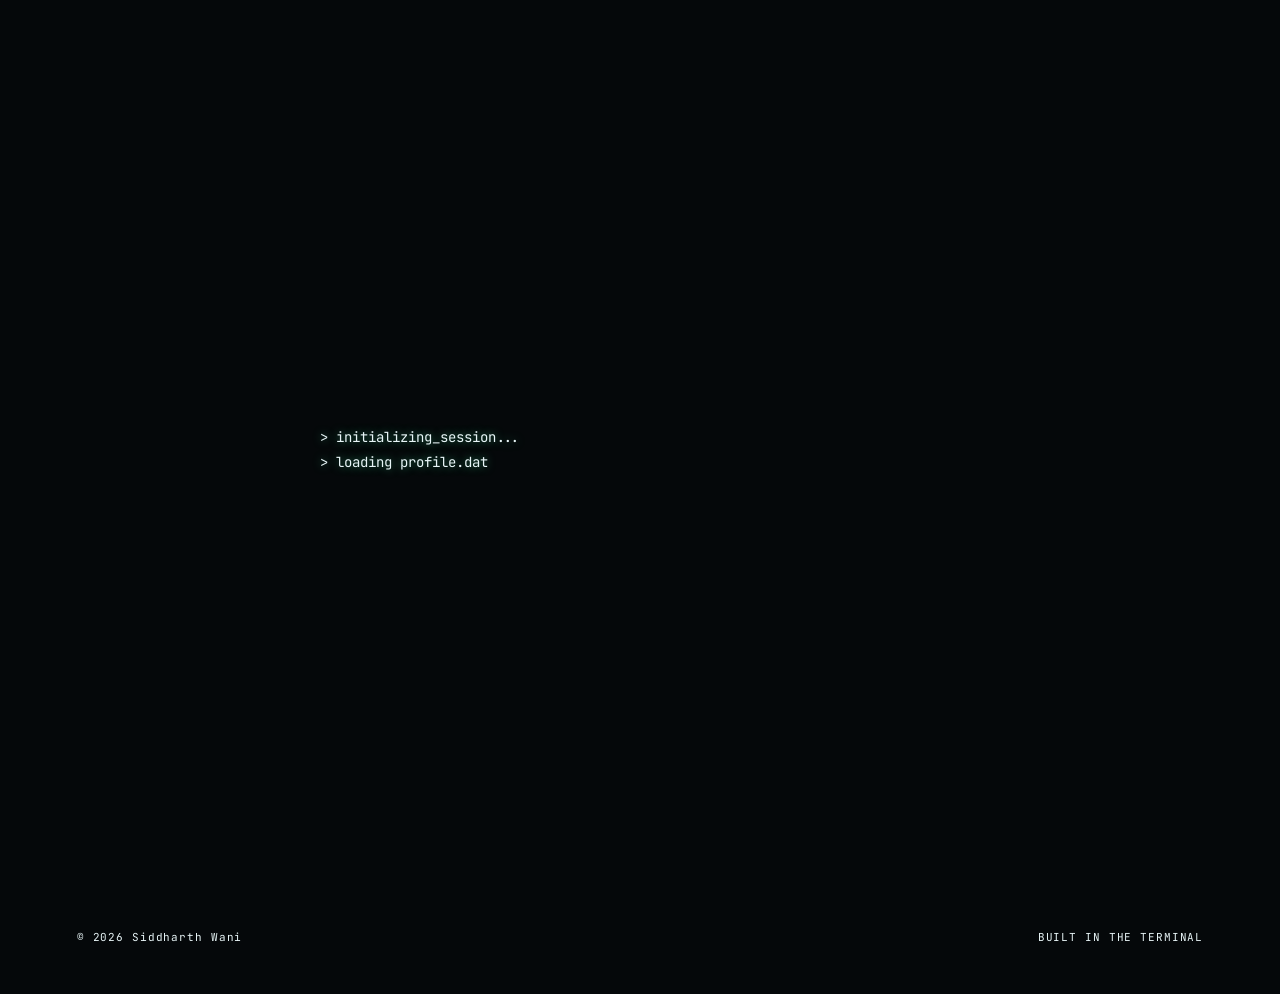
<file: index.html>
<!DOCTYPE html>
<html lang="en">
<head>
<meta charset="UTF-8">
<meta name="viewport" content="width=device-width, initial-scale=1.0">
<title>Personal Terminal</title>
<link rel="preconnect" href="https://fonts.googleapis.com">
<link href="https://fonts.googleapis.com/css2?family=JetBrains+Mono:wght@400;500;700;800&family=Space+Grotesk:wght@400;500;700&display=swap" rel="stylesheet">
<link rel="stylesheet" href="style.css">
</head>
<body>

<div id="boot">
  <div id="boot-text"></div>
</div>

<canvas id="particles"></canvas>

<nav id="nav">
  
  <div class="links">
    <a href="index.html">Home</a>
    <a href="about.html">Life So Far</a>
    <a href="projects.html">Projects</a>
    <a href="contact.html">Contact</a>
  </div>
</nav>

<main>
  <section class="hero">
    <div class="eyebrow" id="hero-eyebrow"><span class="bracket">[</span> SESSION ACTIVE <span class="bracket">]</span></div>
    <h1 id="hero-title">Siddharth Wani<br><span class="glitch-accent" id="glitch-role">builds systems.</span></h1>
    <p class="subtitle" id="hero-sub">Software Engineer - cum - AI Engineer - cum - Data Analyst working at the edge of <span class="hl">distributed systems</span>, <span class="hl">AI architectures</span> and <span class="hl">data analysis</span>. Currently working on building projects solving real problems and making real impact.</p>
    <div class="hero-cta" id="hero-cta">
      <a href="projects.html" class="btn">View Work</a>
      <a href="contact.html" class="btn">Get In Touch</a>
    </div>
  </section>

  <!-- <section id="about">
    <div class="section-tag reveal">01 // ABOUT</div>
    <div class="about-grid">
      <div class="reveal">
        <p>I'm a backend-leaning full-stack engineer with <span class="hl">7 years</span> of experience shipping production systems — from real-time data pipelines to developer tooling used by thousands.</p>
        <p>Outside of work I write about <span class="hl">systems design</span>, tinker with generative art, and maintain a couple of open-source libraries that probably have too many GitHub stars for how little I maintain them.</p>
      </div>
      <div class="stat-list reveal">
        <div class="stat"><span class="label">Years Shipping</span><span class="val">07</span></div>
        <div class="stat"><span class="label">Systems in Prod</span><span class="val">14</span></div>
        <div class="stat"><span class="label">OSS Stars</span><span class="val">3.2K</span></div>
        <div class="stat"><span class="label">Coffee / Day</span><span class="val">03</span></div>
      </div>
    </div>
  </section>

  <section id="work">
    <div class="section-tag reveal">02 // SELECTED WORK</div>
    <div class="section-title reveal">Recent Deployments</div>
    <div class="proj-list">
      <a href="#" class="proj reveal">
        <div class="idx">001</div>
        <div class="info"><h3>Pulse — Realtime Analytics Engine</h3><p>Streaming aggregation pipeline, 40ms p99 latency at 200K events/sec.</p></div>
        <div class="arrow">→</div>
      </a>
      <a href="#" class="proj reveal">
        <div class="idx">002</div>
        <div class="info"><h3>Ledger CLI</h3><p>Terminal-first personal finance tracker. 3.2K stars, 40+ contributors.</p></div>
        <div class="arrow">→</div>
      </a>
      <a href="#" class="proj reveal">
        <div class="idx">003</div>
        <div class="info"><h3>Nightshift</h3><p>Job scheduler with visual DAG editor, used internally at three startups.</p></div>
        <div class="arrow">→</div>
      </a>
    </div>
  </section>

  <section id="contact">
    <div class="contact-box reveal">
      <div class="section-tag" style="justify-content:center;display:flex;">03 // CONNECT</div>
      <h2>Let's build something worth deploying.</h2>
      <a href="mailto:hello@example.com" class="btn">hello@example.com</a>
    </div>
  </section> -->
</main>

<footer>
  <span>© 2026 Siddharth Wani</span>
  <span>BUILT IN THE TERMINAL</span>
</footer>

<script src="script.js"></script>

</body>
</html>
</file>
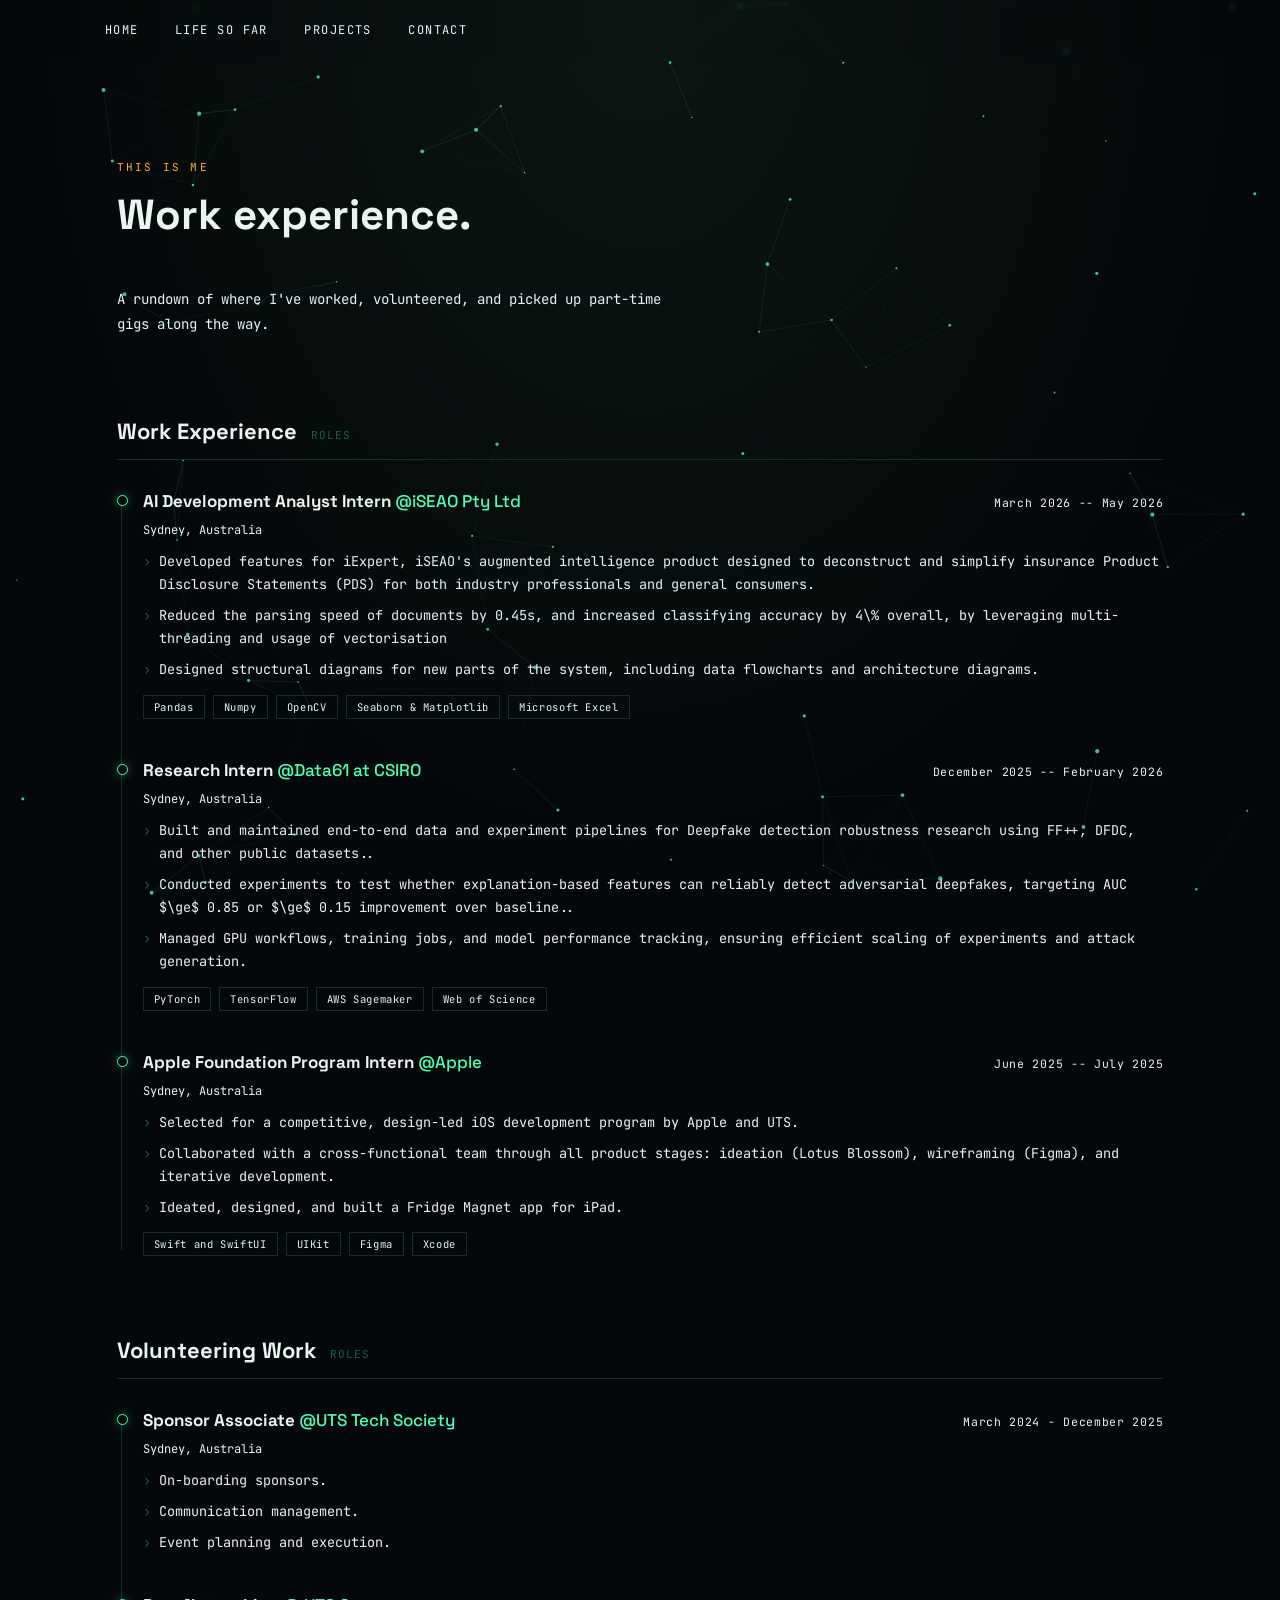
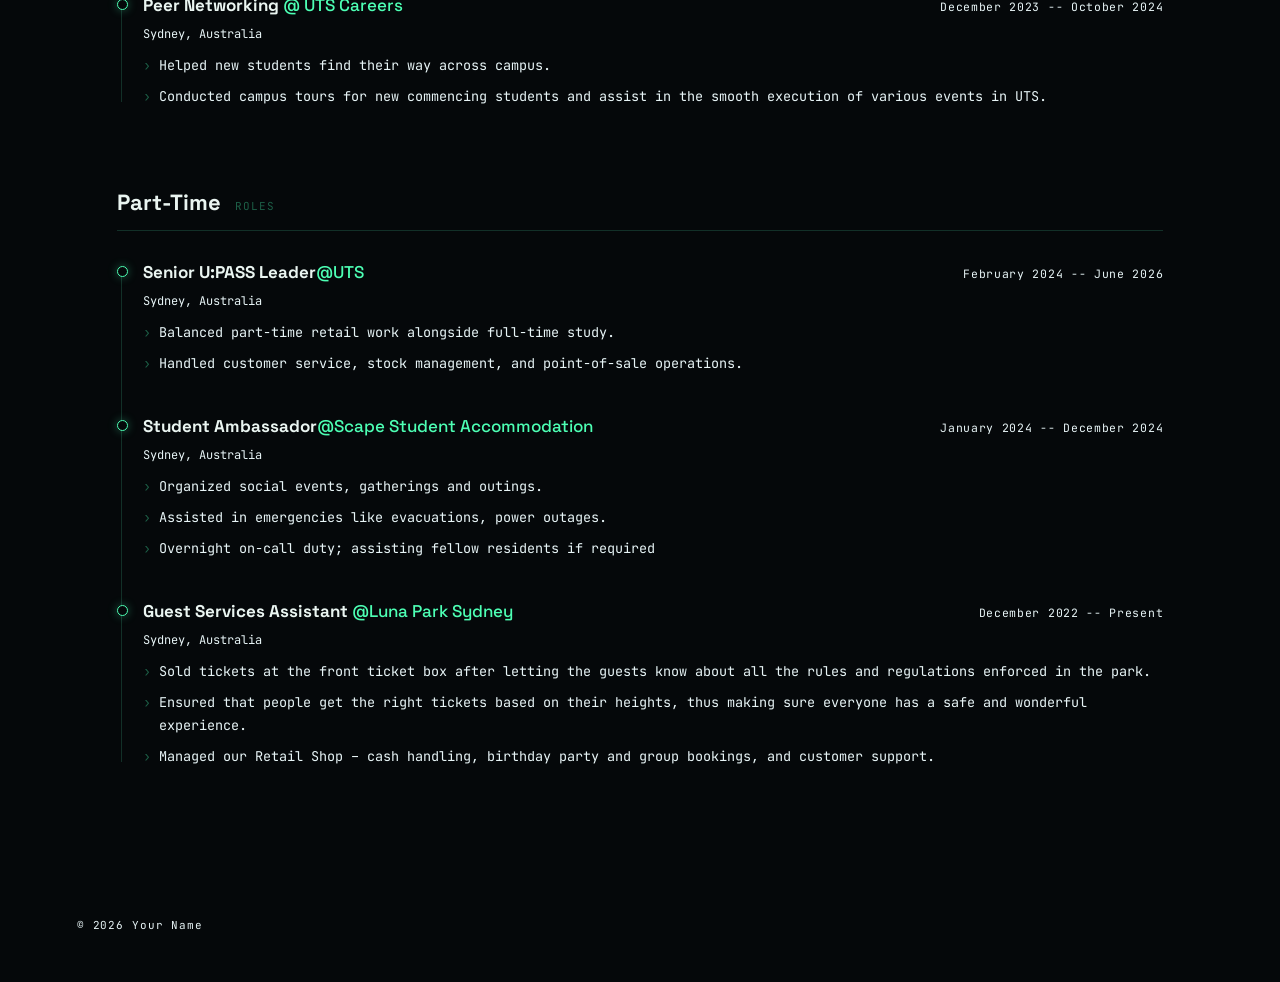
<file: about.html>
<!DOCTYPE html>
<html lang="en">
<head>
<meta charset="UTF-8">
<meta name="viewport" content="width=device-width, initial-scale=1.0">
<title>About</title>
<link rel="preconnect" href="https://fonts.googleapis.com">
<link href="https://fonts.googleapis.com/css2?family=JetBrains+Mono:wght@400;500;700;800&family=Space+Grotesk:wght@400;500;700&display=swap" rel="stylesheet">
<link rel="stylesheet" href="style.css">
</head>
<body>

<canvas id="particles"></canvas>

<nav id="nav" class="show">
  <div class="links">
    <a href="index.html">Home</a>
    <a href="about.html">Life So Far</a>
    <a href="projects.html">Projects</a>
    <a href="contact.html">Contact</a>
  </div>
</nav>

<main>
  <section class="about-page">
    <div class="section-tag reveal in">THIS IS ME</div>
    <h2 class="section-title reveal in">Work experience.</h2>
    <p class="lede reveal in">A rundown of where I've worked, volunteered, and picked up part-time gigs along the way.</p>

    <!-- ---------------- Work Experience ---------------- -->
    <div class="exp-section">
      <div class="exp-heading reveal in">
        <h3>Work Experience</h3>
        <span class="count">ROLES</span>
      </div>
      <div class="exp-list">

        <div class="exp-item reveal in">
          <div class="exp-top">
            <div class="exp-role">AI Development Analyst Intern <span class="company">@iSEAO Pty Ltd</span></div>
            <div class="exp-date">March 2026 -- May 2026</div>
          </div>
          <div class="exp-location">Sydney, Australia</div>
          <ul class="exp-desc">
            <li>Developed features for iExpert, iSEAO's augmented intelligence product designed to deconstruct and simplify insurance Product Disclosure Statements (PDS) for both industry professionals and general consumers.</li>
            <li>Reduced the parsing speed of documents by 0.45s, and increased classifying accuracy by 4\% overall, by leveraging multi-threading and usage of vectorisation </li>
            <li>Designed structural diagrams for new parts of the system, including data flowcharts and architecture diagrams.</li>
          </ul>
          <div class="exp-tags">
            <span class="exp-tag">Pandas</span>
            <span class="exp-tag">Numpy</span>
            <span class="exp-tag">OpenCV</span>
            <span class="exp-tag">Seaborn & Matplotlib</span>
            <span class="exp-tag">Microsoft Excel</span>
          </div>
        </div>

        <div class="exp-item reveal in">
          <div class="exp-top">
            <div class="exp-role">Research Intern <span class="company">@Data61 at CSIRO</span></div>
            <div class="exp-date">December 2025 -- February 2026</div>
          </div>
          <div class="exp-location">Sydney, Australia</div>
          <ul class="exp-desc">
            <li>Built and maintained end-to-end data and experiment pipelines for Deepfake detection robustness research using FF++, DFDC, and other public datasets..</li>
            <li>Conducted experiments to test whether explanation-based features can reliably detect adversarial deepfakes, targeting AUC $\ge$ 0.85 or $\ge$ 0.15 improvement over baseline..</li>
            <li>Managed GPU workflows, training jobs, and model performance tracking, ensuring efficient scaling of experiments and attack generation. </li>
          </ul>
          <div class="exp-tags">
            <span class="exp-tag">PyTorch</span>
            <span class="exp-tag">TensorFlow</span>
            <span class="exp-tag">AWS Sagemaker</span>
            <span class="exp-tag">Web of Science</span>
          </div>
        </div>

        <div class="exp-item reveal in">
          <div class="exp-top">
            <div class="exp-role">Apple Foundation Program Intern <span class="company">@Apple</span></div>
            <div class="exp-date">June 2025 -- July 2025</div>
          </div>
          <div class="exp-location">Sydney, Australia</div>
          <ul class="exp-desc">
            <li>Selected for a competitive, design-led iOS development program by Apple and UTS.</li>
            <li>Collaborated with a cross-functional team through all product stages: ideation (Lotus Blossom), wireframing (Figma), and iterative development.</li>
            <li> Ideated, designed, and built a Fridge Magnet app for iPad.</li>
          </ul>
          <div class="exp-tags">
            <span class="exp-tag">Swift and SwiftUI</span>
            <span class="exp-tag">UIKit</span>
            <span class="exp-tag">Figma</span>
            <span class="exp-tag">Xcode</span>

          </div>
        </div>

      </div>
    </div>

    <!-- ---------------- Volunteer ---------------- -->
    <div class="exp-section">
      <div class="exp-heading reveal in">
        <h3>Volunteering Work</h3>
        <span class="count">ROLES</span>
      </div>
      <div class="exp-list">

        <div class="exp-item reveal in">
          <div class="exp-top">
            <div class="exp-role">Sponsor Associate <span class="company">@UTS Tech Society</span></div>
            <div class="exp-date">March 2024 - December 2025</div>
          </div>
          <div class="exp-location">Sydney, Australia</div>
          <ul class="exp-desc">
            <li>On-boarding sponsors.</li>
            <li>Communication management.</li>
            <li>Event planning and execution.</li>
          </ul>
        </div>

        <div class="exp-item reveal in">
          <div class="exp-top">
            <div class="exp-role">Peer Networking  <span class="company">@ UTS Careers</span></div>
            <div class="exp-date"> December 2023 -- October 2024</div>
          </div>
          <div class="exp-location">Sydney, Australia</div>
          <ul class="exp-desc">
            <li>Helped new students find their way across campus.</li>
            <li>Conducted campus tours for new commencing students and assist in the smooth execution of various events in UTS.</li>
          </ul>
        </div>

      </div>
    </div>

    <!-- ---------------- Part-Time ---------------- -->
    <div class="exp-section">
      <div class="exp-heading reveal in">
        <h3>Part-Time</h3>
        <span class="count">ROLES</span>
      </div>
      <div class="exp-list">

        <div class="exp-item reveal in">
          <div class="exp-top">
            <div class="exp-role">Senior U:PASS Leader<span class="company">@UTS</span></div>
            <div class="exp-date">February 2024 -- June 2026</div>
          </div>
          <div class="exp-location">Sydney, Australia</div>
          <ul class="exp-desc">
            <li>Balanced part-time retail work alongside full-time study.</li>
            <li>Handled customer service, stock management, and point-of-sale operations.</li>
          </ul>
        </div>

        <div class="exp-item reveal in">
          <div class="exp-top">
            <div class="exp-role"> Student Ambassador<span class="company">@Scape Student Accommodation </span></div>
            <div class="exp-date">January 2024 -- December 2024</div>
          </div>
          <div class="exp-location">Sydney, Australia</div>
          <ul class="exp-desc">
            <li>Organized social events, gatherings and outings.</li>
            <li>Assisted in emergencies like evacuations, power outages.</li>
            <li>Overnight on-call duty; assisting fellow residents if required </li>
          </ul>
        </div>

        <div class="exp-item reveal in">
          <div class="exp-top">
            <div class="exp-role">Guest Services Assistant <span class="company">@Luna Park Sydney</span></div>
            <div class="exp-date">December 2022 -- Present</div>
          </div>
          <div class="exp-location">Sydney, Australia</div>
          <ul class="exp-desc">
            <li>Sold tickets at the front ticket box after letting the guests know about all the rules and regulations enforced in the park.</li>
            <li>Ensured that people get the right tickets based on their heights, thus making sure everyone has a safe and wonderful experience.</li>
            <li>Managed our Retail Shop – cash handling, birthday party and group bookings, and customer support.</li>
          </ul>
        </div>

      </div>
    </div>

  </section>
</main>

<footer>
  <p>&copy; <span id="year"></span> Your Name</p>
</footer>

<script src="script.js"></script>
<script>
  document.getElementById('year').textContent = new Date().getFullYear();
</script>
</body>
</html>
</file>
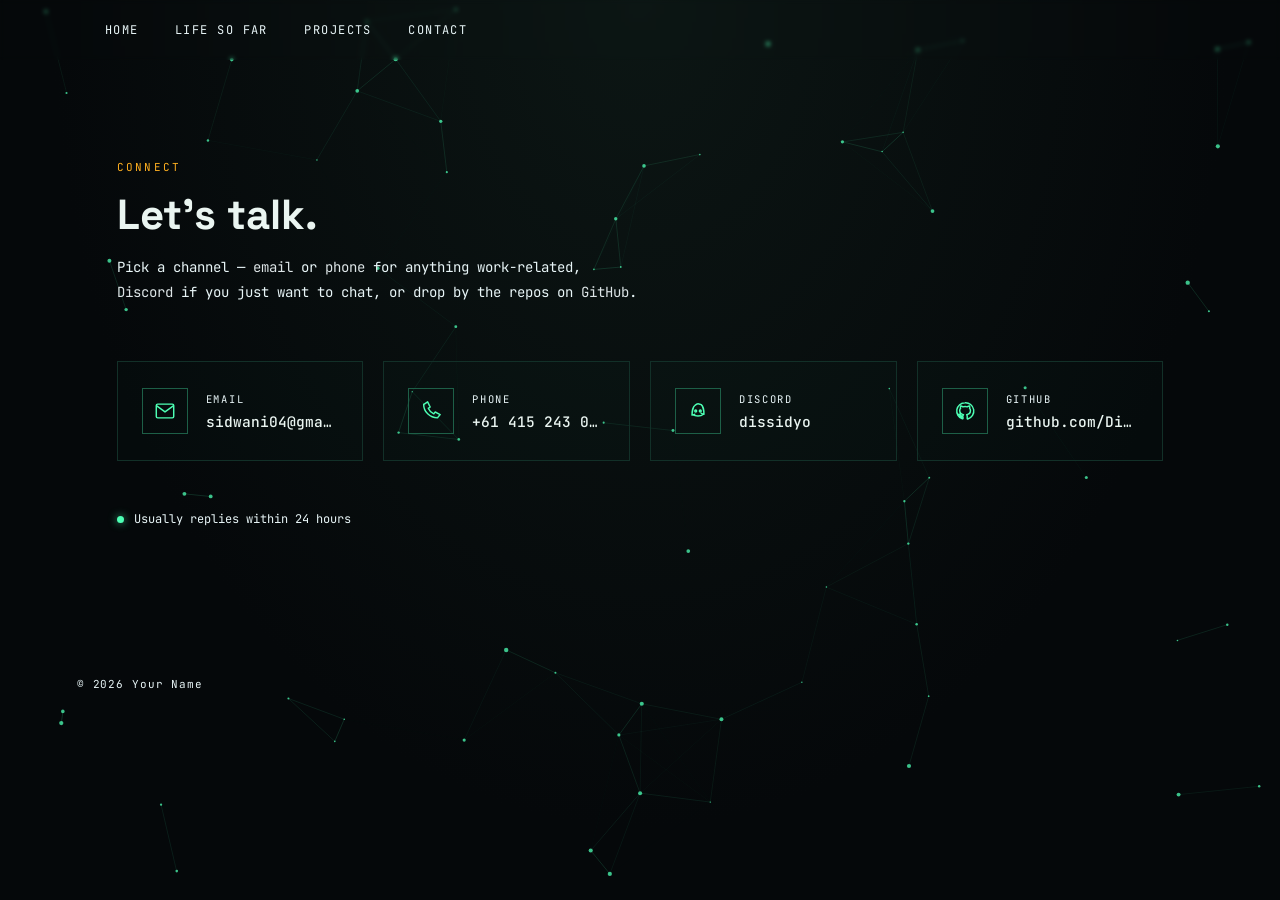
<file: contact.html>
<!DOCTYPE html>
<html lang="en">
<head>
<meta charset="UTF-8">
<meta name="viewport" content="width=device-width, initial-scale=1.0">
<link rel="preconnect" href="https://fonts.googleapis.com">
<link href="https://fonts.googleapis.com/css2?family=JetBrains+Mono:wght@400;500;700;800&family=Space+Grotesk:wght@400;500;700&display=swap" rel="stylesheet">
<link rel="stylesheet" href="style.css">
</head>
<body>

<canvas id="particles"></canvas>

<nav id="nav" class="show">
  <div class="links">
    <a href="index.html">Home</a>
    <a href="about.html">Life So Far</a>
    <a href="projects.html">Projects</a>
    <a href="contact.html">Contact</a>
  </div>
</nav>

<main>
  <section class="contact-page">
    <div class="section-tag reveal in">CONNECT</div>
    <h2 class="section-title reveal in">Let's talk.</h2>
    <p class="lede reveal in">Pick a channel — <span class="hl">email</span> or <span class="hl">phone</span> for anything work-related, <span class="hl">Discord</span> if you just want to chat, or drop by the repos on <span class="hl">GitHub</span>.</p>

    <div class="contact-grid">

      <a href="mailto:sidwani04@gmail.com" class="contact-card reveal in">
        <div class="icon">
          <svg viewBox="0 0 24 24" fill="none" stroke="currentColor" stroke-width="1.6" stroke-linecap="round" stroke-linejoin="round">
            <rect x="2.5" y="4.5" width="19" height="15" rx="1.5"/>
            <path d="M3 6.5l9 6.5 9-6.5"/>
          </svg>
        </div>
        <div class="meta">
          <div class="label">Email</div>
          <div class="value">sidwani04@gmail.com</div>
        </div>
      </a>

      <a href="tel:+61 415 243 064" class="contact-card reveal in">
        <div class="icon">
          <svg viewBox="0 0 24 24" fill="none" stroke="currentColor" stroke-width="1.6" stroke-linecap="round" stroke-linejoin="round">
            <path d="M4 4.5c0 8.3 6.7 15 15 15l3-3.6-5.4-2.8-1.6 2c-2.6-1.2-4.7-3.3-5.9-5.9l2-1.6L8.3 2 4.7 4.5H4z"/>
          </svg>
        </div>
        <div class="meta">
          <div class="label">Phone</div>
          <div class="value">+61 415 243 064</div>
        </div>
      </a>

      <a href="https://discord.com/users/dissidyo" target="_blank" rel="noopener" class="contact-card reveal in">
        <div class="icon">
          <svg viewBox="0 0 24 24" fill="none" stroke="currentColor" stroke-width="1.6" stroke-linecap="round" stroke-linejoin="round">
            <path d="M8.5 15.5s-1 1-3 1c0-3 1-9 3-10.5C10 4.5 11.5 4 12 4s2 .5 3.5 1c2 1.5 3 7.5 3 10.5-2 0-3-1-3-1"/>
            <path d="M6 15.5c1.2 1 3.6 2 6 2s4.8-1 6-2"/>
            <circle cx="9.5" cy="12" r="1"/>
            <circle cx="14.5" cy="12" r="1"/>
          </svg>
        </div>
        <div class="meta">
          <div class="label">Discord</div>
          <div class="value">dissidyo</div>
        </div>
      </a>

      <a href="https://github.com/DisSidYo" target="_blank" rel="noopener" class="contact-card reveal in">
        <div class="icon">
          <svg viewBox="0 0 24 24" fill="none" stroke="currentColor" stroke-width="1.6" stroke-linecap="round" stroke-linejoin="round">
            <path d="M12 3a9 9 0 0 0-2.85 17.54c.45.08.62-.19.62-.43v-1.68c-2.53.55-3.06-1.09-3.06-1.09-.41-1.05-1-1.33-1-1.33-.83-.56.06-.55.06-.55.91.06 1.39.94 1.39.94.81 1.39 2.13.99 2.65.76.08-.59.32-.99.58-1.22-2.02-.23-4.15-1.01-4.15-4.5 0-.99.35-1.81.94-2.44-.09-.23-.41-1.18.09-2.45 0 0 .77-.25 2.53.93a8.7 8.7 0 0 1 4.6 0c1.76-1.18 2.53-.93 2.53-.93.5 1.27.18 2.22.09 2.45.59.63.94 1.45.94 2.44 0 3.5-2.13 4.27-4.16 4.5.33.29.62.85.62 1.72v2.55c0 .24.16.52.63.43A9 9 0 0 0 12 3z"/>
          </svg>
        </div>
        <div class="meta">
          <div class="label">GitHub</div>
          <div class="value">github.com/DisSidYo</div>
        </div>
      </a>

    </div>

    <div class="contact-note"><span class="dot"></span> Usually replies within 24 hours</div>
  </section>
</main>

<footer>
  <p>&copy; <span id="year"></span> Your Name</p>
</footer>

<script src="script.js"></script>
<script>
  document.getElementById('year').textContent = new Date().getFullYear();
</script>
</body>
</html>
</file>
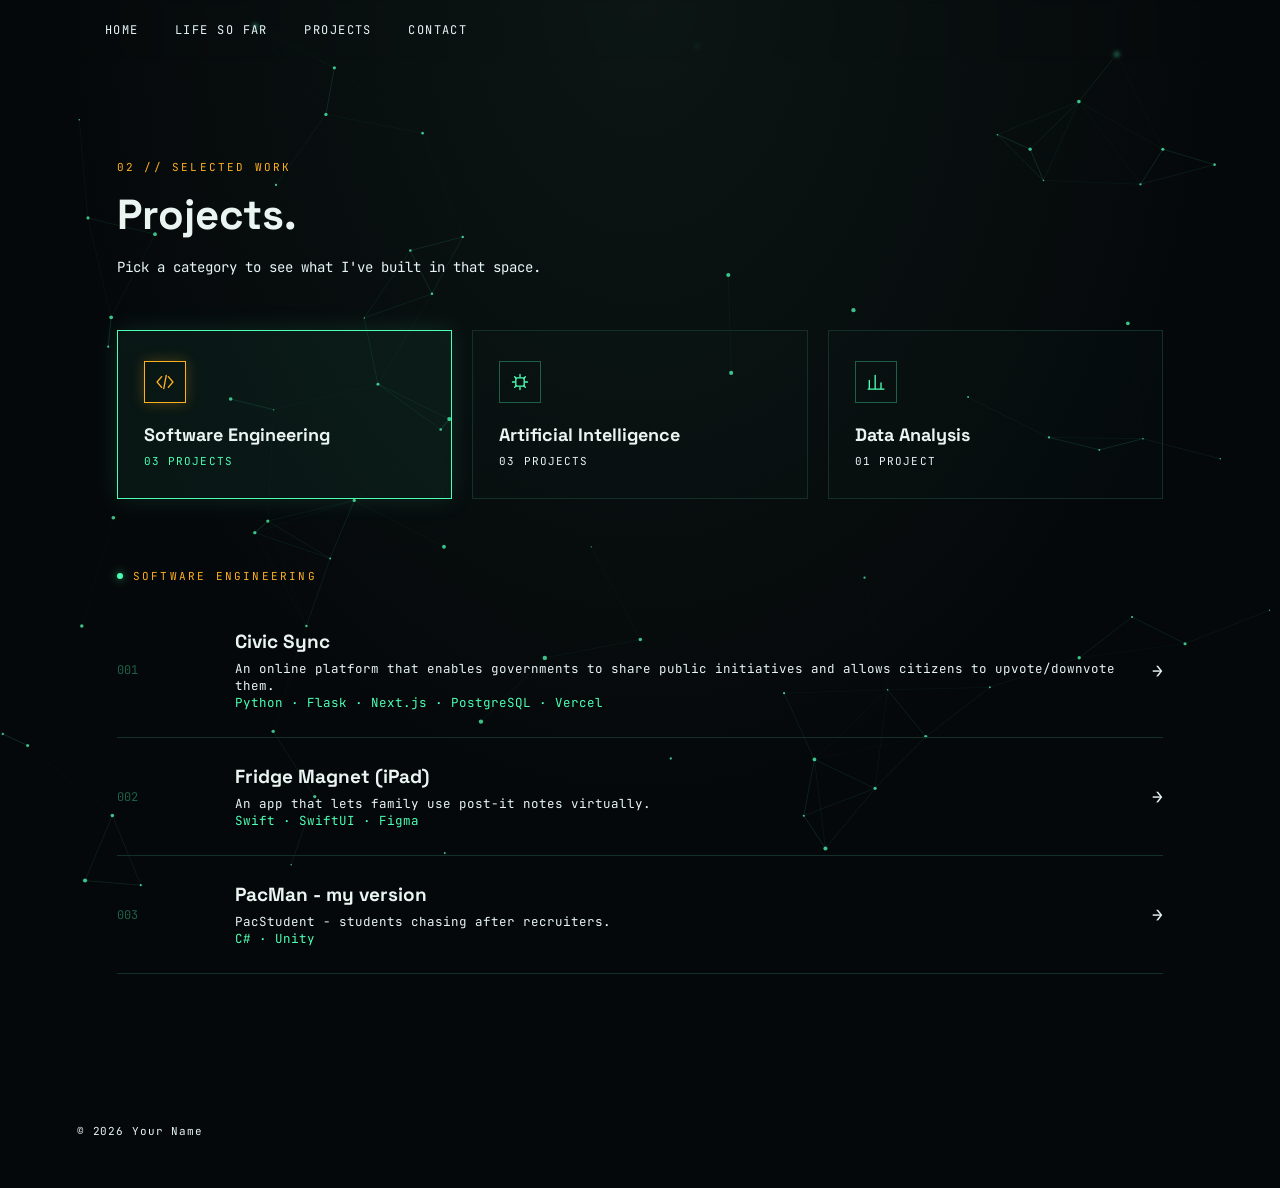
<file: projects.html>
<!DOCTYPE html>
<html lang="en">
<head>
<meta charset="UTF-8">
<meta name="viewport" content="width=device-width, initial-scale=1.0">
<link rel="preconnect" href="https://fonts.googleapis.com">
<link href="https://fonts.googleapis.com/css2?family=JetBrains+Mono:wght@400;500;700;800&family=Space+Grotesk:wght@400;500;700&display=swap" rel="stylesheet">
<link rel="stylesheet" href="style.css">
</head>
<body>

<canvas id="particles"></canvas>

<nav id="nav" class="show">
  <div class="links">
    <a href="index.html">Home</a>
    <a href="about.html">Life So Far</a>
    <a href="projects.html">Projects</a>
    <a href="contact.html">Contact</a>
  </div>
</nav>

<main>
  <section class="projects-page">
    <div class="section-tag reveal in">02 // SELECTED WORK</div>
    <h2 class="section-title" style="margin-bottom:14px;">Projects.</h2>
    <p class="lede reveal in">Pick a category to see what I've built in that space.</p>

    <!-- ---------------- Category cards ---------------- -->
    <div class="cat-grid">

      <button class="cat-card active reveal in" data-cat="se" type="button">
        <div class="icon">
          <svg viewBox="0 0 24 24" fill="none" stroke="currentColor" stroke-width="1.6" stroke-linecap="round" stroke-linejoin="round">
            <path d="M8 5.5 2.5 12 8 18.5"/>
            <path d="M16 5.5 21.5 12 16 18.5"/>
            <path d="M13.5 4 10.5 20"/>
          </svg>
        </div>
        <h3>Software Engineering</h3>
        <div class="cat-count" data-count="se">-- PROJECTS</div>
      </button>

      <button class="cat-card reveal in" data-cat="ai" type="button">
        <div class="icon">
          <svg viewBox="0 0 24 24" fill="none" stroke="currentColor" stroke-width="1.6" stroke-linecap="round" stroke-linejoin="round">
            <rect x="7" y="7" width="10" height="10" rx="1.5"/>
            <path d="M12 3v3M12 18v3M3 12h3M18 12h3M5.6 5.6l2.1 2.1M16.3 16.3l2.1 2.1M18.4 5.6l-2.1 2.1M7.7 16.3l-2.1 2.1"/>
          </svg>
        </div>
        <h3>Artificial Intelligence</h3>
        <div class="cat-count" data-count="ai">-- PROJECTS</div>
      </button>

      <button class="cat-card reveal in" data-cat="data" type="button">
        <div class="icon">
          <svg viewBox="0 0 24 24" fill="none" stroke="currentColor" stroke-width="1.6" stroke-linecap="round" stroke-linejoin="round">
            <path d="M4 20V10M11 20V4M18 20v-7"/>
            <path d="M2.5 20.5h19"/>
          </svg>
        </div>
        <h3>Data Analysis</h3>
        <div class="cat-count" data-count="data">-- PROJECTS</div>
      </button>

    </div>

    <!-- ---------------- Filtered project list ---------------- -->
    <div class="proj-panel-label"><span class="dot"></span> <span id="panel-label">SOFTWARE ENGINEERING</span></div>

    <div class="proj-list filtered" id="proj-list">

      <a href="https://github.com/DisSidYo/CivicSync---Sync-with-the-public" class="proj visible" data-cat="se" target="_blank" rel="noopener">
        <div class="idx">001</div>
        <div class="info">
          <h3>Civic Sync</h3>
          <p>An online platform that enables governments to share public initiatives and allows citizens to upvote/downvote them.<br> <span class="tag">Python · Flask · Next.js · PostgreSQL · Vercel</span></p>
        </div>
        <div class="arrow">→</div>
      </a>

      

      <a href="https://github.com/Lora224/Magnet" class="proj" data-cat="se" target="_blank" rel="noopener">
        <div class="idx">002</div>
        <div class="info">
          <h3>Fridge Magnet (iPad)</h3>
          <p>An app that lets family use post-it notes virtually.<br> <span class="tag">Swift · SwiftUI · Figma</span></p>
        </div>
        <div class="arrow">→</div>
      </a>

      <a href="https://github.com/DisSidYo/Assignment2-31263" class="proj" data-cat="se" target="_blank" rel="noopener">
        <div class="idx">003</div>
        <div class="info">
          <h3>PacMan - my version</h3>
          <p>PacStudent - students chasing after recruiters.<br> <span class="tag">C# · Unity </span></p>
        </div>
        <div class="arrow">→</div>
      </a>

      <a href="https://github.com/DisSidYo/csiro-internship-deepfake-detection" class="proj" data-cat="ai" target="_blank" rel="noopener">
        <div class="idx">001</div>
        <div class="info">
          <h3>Deepfake Robustness Study</h3>
          <p>Explanation-based feature testing against adversarial deepfakes at CSIRO's Data61.<br> <span class="tag">PyTorch · TensorFlow</span></p>
        </div>
        <div class="arrow">→</div>
      </a>

      <a href="https://github.com/DisSidYo/Honours_MoonRover_2026-Sid_and_Justin-" class="proj" data-cat="ai" target="_blank" rel="noopener">
        <div class="idx">002</div>
        <div class="info">
          <h3>Autonomous Lunar Rover</h3>
          <p>Autonomous lunar surface exploration rover built on the Waveshare UGV Beast PT platform, powered by an NVIDIA Jetson Orin Nano. The system performs real-time crater detection, monocular metric estimation, and autonomous hazard avoidance, streaming annotated telemetry to a React-based ground control interface. <br><span class="tag">PyTorch· OpenCV · React </span></p>
        </div>
        <div class="arrow">→</div>
      </a>

      <a href="https://github.com/DisSidYo/RAG-enabled-Employee-Onboarder" class="proj" data-cat="ai" target="_blank" rel="noopener">
        <div class="idx">003</div>
        <div class="info">
          <h3>RAG-enabled Employee Onboarder</h3>
          <p>Aan intelligent on-boarding automation system integrating Hugging Face embeddings and OpenAI for Retrieval-Augmented Generation (RAG)-based communication. <br><span class="tag">LangChain · HuggingFace · Pinecone </span></p>
        </div>
        <div class="arrow">→</div>
      </a>

      <a href="#" class="proj" data-cat="data">
        <div class="idx">001</div>
        <div class="info">
          <h3>VaxTrak Dashboard</h3>
          <p>Designed Power BI dashboards to monitor vaccination coverage, consent rates, school performance, and regional trends across multiple Local Government Areas. <br><span class="tag">Python · Azure SQL Database · Power BI</span></p>
        </div>
        <div class="arrow">→</div>
      </a>

      

    </div>

  </section>
</main>

<footer>
  <p>&copy; <span id="year"></span> Your Name</p>
</footer>

<script src="script.js"></script>
<script>
  document.getElementById('year').textContent = new Date().getFullYear();

  const catCards = document.querySelectorAll('.cat-card');
  const projects = document.querySelectorAll('#proj-list .proj');
  const panelLabel = document.getElementById('panel-label');

  const catLabels = {
    se: 'SOFTWARE ENGINEERING',
    ai: 'ARTIFICIAL INTELLIGENCE',
    data: 'DATA ANALYSIS',
  };

  // Populate project counts per category
  catCards.forEach(card => {
    const cat = card.dataset.cat;
    const count = document.querySelectorAll(`.proj[data-cat="${cat}"]`).length;
    const countEl = card.querySelector(`[data-count="${cat}"]`);
    countEl.textContent = `${String(count).padStart(2, '0')} PROJECT${count === 1 ? '' : 'S'}`;
  });

  function setCategory(cat){
    catCards.forEach(c => c.classList.toggle('active', c.dataset.cat === cat));
    panelLabel.textContent = catLabels[cat] || cat.toUpperCase();
    projects.forEach(p => p.classList.toggle('visible', p.dataset.cat === cat));
  }

  catCards.forEach(card => {
    card.addEventListener('click', () => setCategory(card.dataset.cat));
  });

  // Default view
  setCategory('se');
</script>
</body>
</html>
</file>
<file: style.css>
:root{
    --bg: #05080a;
    --bg-panel: #0a1210;
    --phosphor: #4dffb4;
    --phosphor-dim: #1d5f47;
    --amber: #ffb020;
    --red: #ff3b5c;
    --text: #dde5e7;
    --text-dim: #e8f5f7;
    --line: #123028;
  }

  *{ margin:0; padding:0; box-sizing:border-box; }
  html{ scroll-behavior:smooth; }

  body{
    background: var(--bg);
    color: var(--text);
    font-family: 'JetBrains Mono', monospace;
    overflow-x:hidden;
  }

  @media (prefers-reduced-motion: reduce){
    *{ animation-duration: 0.001ms !important; animation-iteration-count: 1 !important; transition-duration: 0.001ms !important; }
  }

  /* ---------- Particle Canvas ---------- */
  #particles{
    position: fixed;
    inset: 0;
    z-index: 0;
    background: radial-gradient(ellipse at 50% 0%, #0c1614 0%, #05080a 65%);
  }

  /* ---------- Boot Overlay ---------- */
  #boot{
    position: fixed;
    inset: 0;
    z-index: 100;
    background: var(--bg);
    display:flex;
    align-items:center;
    justify-content:center;
    padding: 24px;
  }
  #boot-text{
    width: 100%;
    max-width: 640px;
    font-size: 14px;
    line-height: 1.8;
    color: var(--phosphor);
    text-shadow: 0 0 8px rgba(77,255,180,0.5);
  }
  #boot-text .dim{ color: var(--text-dim); }
  #boot-text .amber{ color: var(--amber); text-shadow: 0 0 8px rgba(255,176,32,0.5); }
  .cursor{
    display:inline-block;
    width: 8px; height: 14px;
    background: var(--phosphor);
    vertical-align: text-bottom;
    animation: blink 0.9s steps(1) infinite;
  }
  @keyframes blink{ 50%{ opacity:0; } }
  #boot.fade-out{
    animation: fadeOut 0.6s ease forwards;
  }
  @keyframes fadeOut{ to{ opacity:0; visibility:hidden; } }

  /* ---------- Layout ---------- */
  header, main, footer{ position:relative; z-index:1; }

  nav{
    position: fixed;
    top:0; left:0; right:0;
    z-index: 10;
    display:flex;
    justify-content:space-between;
    align-items:center;
    padding: 22px 6vw;
    font-size: 12px;
    letter-spacing: 0.12em;
    text-transform: uppercase;
    color: var(--text-dim);
    opacity: 0;
    transition: opacity 1s ease 0.3s;
    backdrop-filter: blur(2px);
  }
  nav.show{ opacity:1; }
  nav .logo{ color: var(--phosphor); font-weight:700; }
  nav .links a{
    color: var(--text-dim);
    text-decoration:none;
    margin-left: 28px;
    position: relative;
    transition: color 0.25s ease;
  }
  nav .links a:hover{ color: var(--phosphor); }
  nav .links a:hover::after{ width:100%; }
  nav .links a::after{
    content:'';
    position:absolute; left:0; bottom:-4px;
    width:0; height:1px;
    background: var(--phosphor);
    transition: width 0.25s ease;
  }
  nav a:focus-visible, a:focus-visible, button:focus-visible{
    outline: 1px solid var(--phosphor);
    outline-offset: 4px;
  }

  .hero{
    min-height: 100svh;
    display:flex;
    flex-direction:column;
    align-items:flex-start;
    justify-content:center;
    padding: 0 6vw;
  }
  .eyebrow{
    font-size: 12px;
    color: var(--amber);
    letter-spacing: 0.2em;
    margin-bottom: 18px;
    opacity:0;
  }
  .eyebrow .bracket{ color: var(--phosphor-dim); }

  h1{
    font-family: 'Space Grotesk', sans-serif;
    font-size: clamp(40px, 9vw, 108px);
    line-height: 0.98;
    font-weight: 700;
    color: #eaf5f1;
    letter-spacing: -0.02em;
    opacity:0;
  }
  h1 .glitch-accent{
    color: var(--phosphor);
    text-shadow: 0 0 20px rgba(77,255,180,0.35);
  }

  .subtitle{
    margin-top: 22px;
    max-width: 560px;
    font-size: 15px;
    line-height: 1.75;
    color: var(--text-dim);
    opacity:0;
  }
  .subtitle .hl{ color: var(--text); }

  .hero-cta{
    margin-top: 40px;
    display:flex;
    gap: 16px;
    opacity:0;
  }
  .btn{
    font-family: 'JetBrains Mono', monospace;
    font-size: 12px;
    letter-spacing: 0.1em;
    text-transform: uppercase;
    text-decoration:none;
    padding: 14px 26px;
    border: 1px solid var(--phosphor-dim);
    color: var(--phosphor);
    background: rgba(77,255,180,0.04);
    transition: all 0.25s ease;
  }
  .btn:hover{ background: rgba(77,255,180,0.12); border-color: var(--phosphor); box-shadow: 0 0 24px rgba(77,255,180,0.15); }
  .btn.ghost{ color: var(--text-dim); border-color: var(--line); background:transparent; }
  .btn.ghost:hover{ color: var(--text); border-color: var(--text-dim); box-shadow:none; }

  .scroll-hint{
    position:absolute;
    bottom: 36px; left: 6vw;
    font-size: 11px;
    color: var(--text-dim);
    letter-spacing: 0.15em;
    display:flex; align-items:center; gap:10px;
    opacity:0;
  }
  .scroll-hint .bar{
    width:1px; height:28px;
    background: linear-gradient(var(--phosphor), transparent);
    animation: scrollBar 1.8s ease-in-out infinite;
  }
  @keyframes scrollBar{ 0%,100%{ transform: scaleY(0.4); opacity:0.4; } 50%{ transform: scaleY(1); opacity:1; } }

  /* ---------- Section shared ---------- */
  section{
    padding: 120px 6vw;
    max-width: 1200px;
    margin: 0 auto;
  }
  .section-tag{
    font-size: 11px;
    color: var(--amber);
    letter-spacing: 0.2em;
    margin-bottom: 14px;
  }
  .section-title{
    font-family:'Space Grotesk', sans-serif;
    font-size: clamp(26px, 4vw, 42px);
    font-weight:700;
    color:#eaf5f1;
    margin-bottom: 46px;
  }
  .reveal{
    opacity:0;
    transform: translateY(28px);
    transition: opacity 0.7s ease, transform 0.7s ease;
  }
  .reveal.in{ opacity:1; transform:none; }

  /* ---------- About ---------- */
  .about-grid{
    display:grid;
    grid-template-columns: 1fr 1fr;
    gap: 60px;
  }
  .about-grid p{ color: var(--text-dim); line-height:1.9; font-size:14px; margin-bottom:16px; }
  .about-grid p .hl{ color: var(--text); }
  .stat-list{ display:flex; flex-direction:column; gap:22px; }
  .stat{
    display:flex; justify-content:space-between; align-items:baseline;
    border-bottom: 1px solid var(--line);
    padding-bottom: 14px;
  }
  .stat .label{ font-size:12px; color:var(--text-dim); letter-spacing:0.1em; text-transform:uppercase; }
  .stat .val{ font-size: 22px; color: var(--phosphor); font-weight:700; }

  @media (max-width: 760px){ .about-grid{ grid-template-columns: 1fr; } }

  /* ---------- Projects ---------- */
  .proj-list{ display:flex; flex-direction:column; }
  .proj{
    display:grid;
    grid-template-columns: 90px 1fr auto;
    gap: 28px;
    align-items:center;
    padding: 26px 0;
    border-bottom: 1px solid var(--line);
    text-decoration:none;
    color:inherit;
    transition: background 0.25s ease, padding-left 0.25s ease;
  }
  .proj:hover{ background: rgba(77,255,180,0.04); padding-left: 12px; }
  .proj .idx{ font-size:12px; color: var(--phosphor-dim); }
  .proj .info h3{ font-family:'Space Grotesk',sans-serif; font-size:19px; color:#eaf5f1; margin-bottom:6px; }
  .proj .info p{ font-size:12.5px; color:var(--text-dim); }
  .proj .arrow{ color: var(--text-dim); font-size:18px; transition: transform 0.25s ease, color 0.25s ease; }
  .proj:hover .arrow{ transform: translateX(6px); color: var(--phosphor); }

  /* ---------- Contact ---------- */
  .contact-box{
    border: 1px solid var(--line);
    padding: 50px 6vw;
    text-align:center;
    background: rgba(77,255,180,0.02);
  }
  .contact-box h2{
    font-family:'Space Grotesk', sans-serif;
    font-size: clamp(24px,4vw,40px);
    color:#eaf5f1;
    margin-bottom: 20px;
  }
  .contact-box .btn{ display:inline-block; margin-top:10px; }

  footer{
    padding: 30px 6vw 50px;
    display:flex; justify-content:space-between;
    font-size:11px; color: var(--text-dim);
    letter-spacing:0.08em;
  }

  /* ---------- Contact page ---------- */
  .contact-page{
    padding-top: 160px;
  }
  .contact-page .section-title{ margin-bottom:14px; }
  .contact-page .lede{
    max-width: 520px;
    color: var(--text-dim);
    font-size: 14px;
    line-height: 1.8;
    margin-bottom: 56px;
  }
  .contact-page .lede .hl{ color: var(--text); }

  .contact-grid{
    display:grid;
    grid-template-columns: repeat(auto-fit, minmax(240px, 1fr));
    gap: 20px;
  }

  .contact-card{
    position: relative;
    display:flex;
    align-items:center;
    gap: 18px;
    padding: 26px 24px;
    border: 1px solid var(--line);
    background: rgba(77,255,180,0.015);
    text-decoration:none;
    color: inherit;
    overflow:hidden;
    transition: border-color 0.25s ease, background 0.25s ease, transform 0.25s ease;
  }
  .contact-card::before{
    content:'';
    position:absolute;
    inset: 0;
    background: linear-gradient(120deg, transparent 40%, rgba(77,255,180,0.08) 50%, transparent 60%);
    transform: translateX(-120%);
    transition: transform 0.6s ease;
  }
  .contact-card:hover{
    border-color: var(--phosphor-dim);
    background: rgba(77,255,180,0.05);
    transform: translateY(-3px);
  }
  .contact-card:hover::before{ transform: translateX(120%); }

  .contact-card .icon{
    flex-shrink:0;
    width: 46px; height: 46px;
    display:flex; align-items:center; justify-content:center;
    border: 1px solid var(--phosphor-dim);
    color: var(--phosphor);
    transition: box-shadow 0.25s ease, color 0.25s ease, border-color 0.25s ease;
  }
  .contact-card .icon svg{ width: 22px; height:22px; }
  .contact-card:hover .icon{
    color: var(--amber);
    border-color: var(--amber);
    box-shadow: 0 0 18px rgba(255,176,32,0.25);
  }

  .contact-card .meta{ position:relative; z-index:1; min-width:0; }
  .contact-card .meta .label{
    font-size: 10.5px;
    letter-spacing: 0.16em;
    text-transform: uppercase;
    color: var(--text-dim);
    margin-bottom: 6px;
  }
  .contact-card .meta .value{
    font-size: 14.5px;
    color: #eaf5f1;
    font-weight: 500;
    white-space: nowrap;
    overflow: hidden;
    text-overflow: ellipsis;
  }
  .contact-card:hover .meta .value{ color: var(--phosphor); }

  .contact-note{
    margin-top: 50px;
    font-size: 12px;
    color: var(--text-dim);
    display:flex;
    align-items:center;
    gap: 10px;
  }
  .contact-note .dot{
    width:7px; height:7px;
    border-radius:50%;
    background: var(--phosphor);
    box-shadow: 0 0 8px rgba(77,255,180,0.7);
    animation: blink 1.6s steps(1) infinite;
  }

  /* ---------- About page / Experience timeline ---------- */
  .about-page{
    padding-top: 160px;
  }
  .about-page .lede{
    max-width: 560px;
    color: var(--text-dim);
    font-size: 14px;
    line-height: 1.8;
    margin-bottom: 30px;
  }
  .about-page .lede .hl{ color: var(--text); }

  .exp-section{
    margin-top: 80px;
  }
  .exp-section:first-of-type{ margin-top: 40px; }

  .exp-heading{
    display:flex;
    align-items:baseline;
    gap: 14px;
    margin-bottom: 30px;
    padding-bottom: 14px;
    border-bottom: 1px solid var(--line);
  }
  .exp-heading h3{
    font-family: 'Space Grotesk', sans-serif;
    font-size: 22px;
    font-weight: 700;
    color: #eaf5f1;
  }
  .exp-heading .count{
    font-size: 11px;
    color: var(--phosphor-dim);
    letter-spacing: 0.1em;
  }

  .exp-list{
    position: relative;
    padding-left: 26px;
  }
  .exp-list::before{
    content:'';
    position:absolute;
    top: 6px; bottom: 6px; left: 4px;
    width: 1px;
    background: var(--line);
  }

  .exp-item{
    position: relative;
    padding-bottom: 40px;
  }
  .exp-item:last-child{ padding-bottom: 0; }
  .exp-item::before{
    content:'';
    position: absolute;
    left: -26px; top: 5px;
    width: 9px; height: 9px;
    border-radius: 50%;
    background: var(--bg);
    border: 1px solid var(--phosphor);
    box-shadow: 0 0 10px rgba(77,255,180,0.35);
    transition: box-shadow 0.25s ease, background 0.25s ease;
  }
  .exp-item:hover::before{
    background: var(--phosphor);
    box-shadow: 0 0 14px rgba(77,255,180,0.7);
  }

  .exp-top{
    display:flex;
    flex-wrap: wrap;
    justify-content: space-between;
    align-items: baseline;
    gap: 8px 20px;
    margin-bottom: 10px;
  }
  .exp-role{
    font-family: 'Space Grotesk', sans-serif;
    font-size: 17px;
    font-weight: 700;
    color: #eaf5f1;
  }
  .exp-role .company{
    color: var(--phosphor);
    font-weight: 500;
  }
  .exp-date{
    font-size: 11.5px;
    color: var(--text-dim);
    letter-spacing: 0.06em;
    white-space: nowrap;
  }
  .exp-location{
    font-size: 12px;
    color: var(--text-dim);
    margin-bottom: 12px;
  }
  .exp-desc{
    list-style: none;
    display:flex;
    flex-direction:column;
    gap: 8px;
  }
  .exp-desc li{
    font-size: 13.5px;
    color: var(--text-dim);
    line-height: 1.7;
    padding-left: 16px;
    position: relative;
  }
  .exp-desc li::before{
    content: '›';
    position: absolute;
    left: 0;
    color: var(--phosphor-dim);
  }
  .exp-tags{
    display:flex;
    flex-wrap: wrap;
    gap: 8px;
    margin-top: 14px;
  }
  .exp-tag{
    font-size: 10.5px;
    letter-spacing: 0.06em;
    color: var(--text-dim);
    border: 1px solid var(--line);
    padding: 4px 10px;
    transition: color 0.25s ease, border-color 0.25s ease;
  }
  .exp-item:hover .exp-tag{
    color: var(--phosphor);
    border-color: var(--phosphor-dim);
  }

  @media (max-width: 600px){
    .exp-top{ flex-direction: column; }
  }

  /* ---------- Projects page ---------- */
  .projects-page{
    padding-top: 160px;
  }
  .projects-page .lede{
    max-width: 560px;
    color: var(--text-dim);
    font-size: 14px;
    line-height: 1.8;
    margin-bottom: 50px;
  }
  .projects-page .lede .hl{ color: var(--text); }

  .cat-grid{
    display:grid;
    grid-template-columns: repeat(3, 1fr);
    gap: 20px;
    margin-bottom: 70px;
  }
  .cat-card{
    position: relative;
    text-align: left;
    cursor: pointer;
    padding: 30px 26px;
    border: 1px solid var(--line);
    background: rgba(77,255,180,0.015);
    color: inherit;
    font-family: inherit;
    overflow: hidden;
    transition: border-color 0.25s ease, background 0.25s ease, transform 0.25s ease;
  }
  .cat-card::before{
    content:'';
    position:absolute; inset:0;
    background: linear-gradient(120deg, transparent 40%, rgba(77,255,180,0.08) 50%, transparent 60%);
    transform: translateX(-120%);
    transition: transform 0.6s ease;
  }
  .cat-card:hover{ transform: translateY(-3px); border-color: var(--phosphor-dim); }
  .cat-card:hover::before{ transform: translateX(120%); }

  .cat-card .icon{
    width: 42px; height: 42px;
    display:flex; align-items:center; justify-content:center;
    border: 1px solid var(--phosphor-dim);
    color: var(--phosphor);
    margin-bottom: 20px;
    transition: box-shadow 0.25s ease, color 0.25s ease, border-color 0.25s ease;
  }
  .cat-card .icon svg{ width: 20px; height: 20px; }

  .cat-card h3{
    font-family: 'Space Grotesk', sans-serif;
    font-size: 18px;
    font-weight: 700;
    color: #eaf5f1;
    margin-bottom: 8px;
  }
  .cat-card .cat-count{
    font-size: 11px;
    letter-spacing: 0.1em;
    color: var(--text-dim);
    text-transform: uppercase;
  }

  .cat-card.active{
    border-color: var(--phosphor);
    background: rgba(77,255,180,0.06);
    box-shadow: 0 0 24px rgba(77,255,180,0.12);
  }
  .cat-card.active .icon{
    color: var(--amber);
    border-color: var(--amber);
    box-shadow: 0 0 14px rgba(255,176,32,0.25);
  }
  .cat-card.active .cat-count{ color: var(--phosphor); }

  @media (max-width: 760px){ .cat-grid{ grid-template-columns: 1fr; } }

  .proj-panel-label{
    font-size: 11px;
    color: var(--amber);
    letter-spacing: 0.2em;
    margin-bottom: 20px;
    display:flex;
    align-items:center;
    gap: 10px;
  }
  .proj-panel-label .dot{
    width:6px; height:6px;
    border-radius:50%;
    background: var(--phosphor);
    box-shadow: 0 0 8px rgba(77,255,180,0.7);
  }

  .proj-list.filtered .proj{
    display: none;
    animation: projIn 0.4s ease forwards;
  }
  .proj-list.filtered .proj.visible{ display: grid; }
  @keyframes projIn{
    from{ opacity:0; transform: translateY(10px); }
    to{ opacity:1; transform: none; }
  }

  .proj .info p .tag{
    color: var(--phosphor);
  }
</file>
